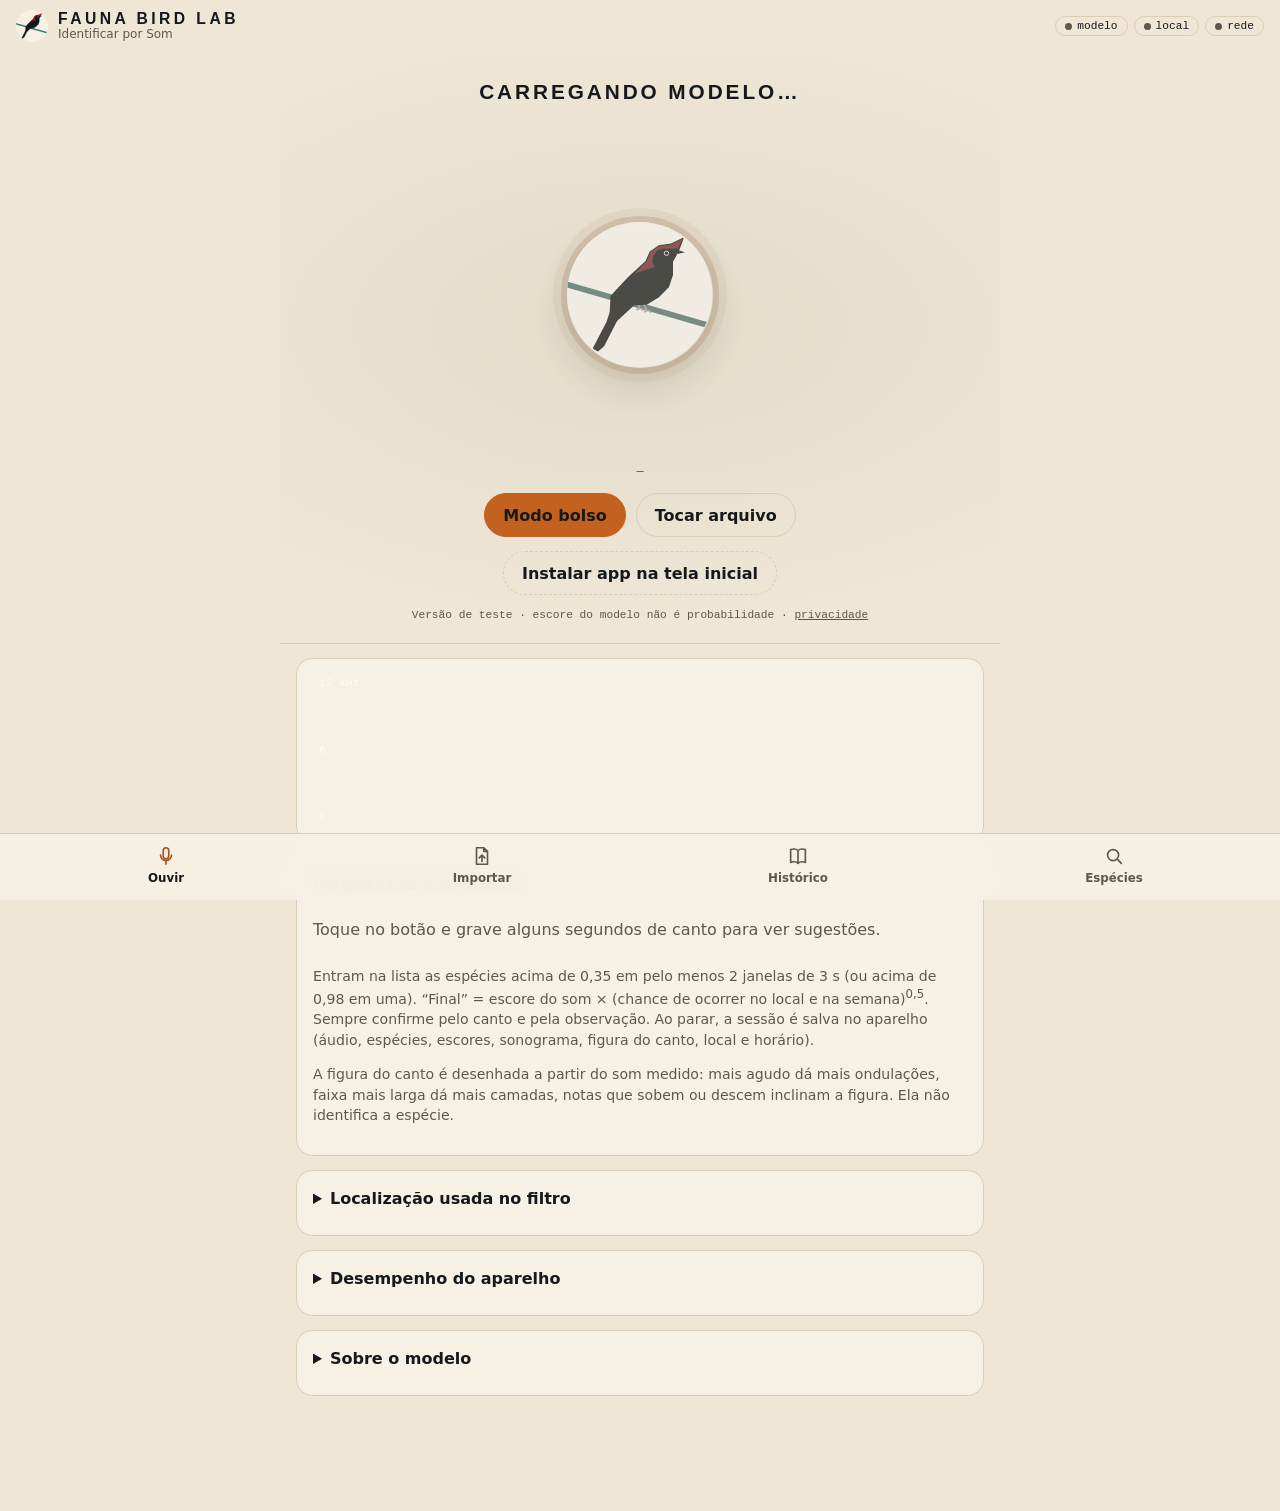
<file: index.html>
<!doctype html>
<html lang="pt-BR"><head><meta charset="utf-8"><title>Fauna Bird Lab</title>
<meta http-equiv="refresh" content="0; url=app/"><link rel="canonical" href="app/"></head>
<body><p><a href="app/">Abrir o Fauna Bird Lab</a></p></body></html>
</file>
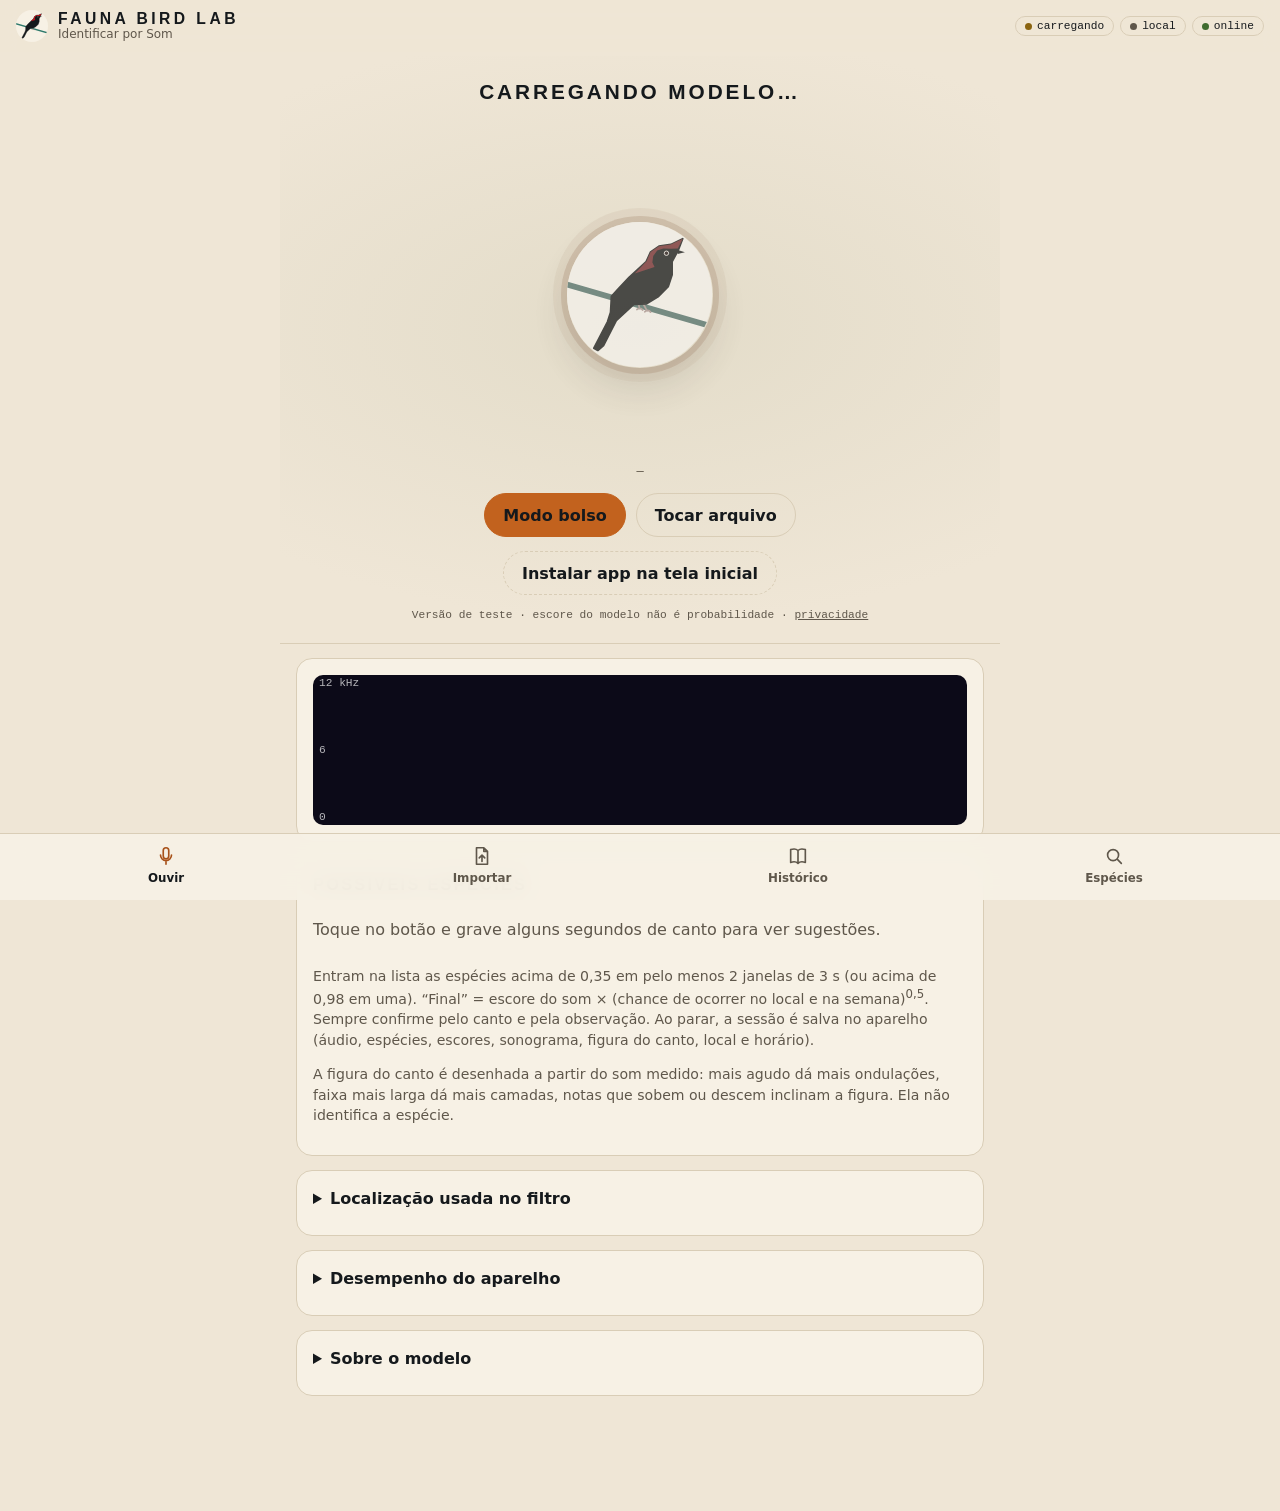
<file: app/index.html>
<!doctype html>
<html lang="pt-BR">
<head>
<meta charset="utf-8">
<meta name="viewport" content="width=device-width, initial-scale=1, viewport-fit=cover">
<meta name="theme-color" content="#15191C" media="(prefers-color-scheme: dark)">
<meta name="theme-color" content="#EFE6D6" media="(prefers-color-scheme: light)">
<title>Fauna Bird Lab</title>
<link rel="manifest" href="manifest.webmanifest">
<link rel="icon" href="icone.svg" type="image/svg+xml">
<link rel="apple-touch-icon" href="icone-192.png">
<link rel="stylesheet" href="app.css">
</head>
<body>
<svg width="0" height="0" style="position:absolute" aria-hidden="true">
  <defs>
    <!-- símbolo oficial SYM-0001-B (soldadinho tirado da foto): disco, galho, ave; ver design/assets/approved -->
    <clipPath id="disco-marca"><circle cx="378" cy="360" r="330"/></clipPath>
    <symbol id="marca" viewBox="48 30 660 660"><circle cx="378" cy="360" r="330" style="fill: var(--disco)"/><path clip-path="url(#disco-marca)" d="M0 300 L760 520" style="stroke: var(--agua)" stroke-width="26" stroke-linecap="round"/><path d="M372 398 L378 424 M366 428 C372 420 386 420 392 430 M396 404 L412 434 M402 438 C408 430 422 430 428 440" fill="none" stroke="#C48E88" stroke-width="8" stroke-linecap="round"/><path d="M574 106 L553 160 L526 210 L526 270 L508 324 L462 370 L410 402 L352 404 L272 478 L214 592 L188 614 L170 604 L232 484 L246 440 L250 368 L284 330 L330 282 L408 210 L428 166 L466 140 L520 132 Z" style="fill: var(--ave); stroke: var(--ave)" stroke-width="8" stroke-linejoin="round"/><path d="M574 106 L552 150 L520 152 L486 150 L458 160 L440 184 L436 214 L446 234 L356 264 L410 208 L428 166 L466 140 L520 132 Z" style="fill: var(--topete)"/><path d="M552 157 L584 168 L551 175Z" style="fill: var(--ave)"/><circle cx="500" cy="172" r="10" fill="#2A1010" style="stroke: var(--disco)" stroke-width="4"/></symbol>
    <symbol id="i-ouvir" viewBox="0 0 24 24"><path d="M12 3a3 3 0 0 0-3 3v6a3 3 0 0 0 6 0V6a3 3 0 0 0-3-3zM6 11a6 6 0 0 0 12 0M12 17v4" fill="none" stroke="currentColor" stroke-width="1.8" stroke-linecap="round"/></symbol>
    <symbol id="i-arq" viewBox="0 0 24 24"><path d="M6 3h8l4 4v14H6zM14 3v4h4M9 14l3-3 3 3M12 11v7" fill="none" stroke="currentColor" stroke-width="1.8" stroke-linecap="round" stroke-linejoin="round"/></symbol>
    <symbol id="i-livro" viewBox="0 0 24 24"><path d="M4 5c3-1 6-1 8 1 2-2 5-2 8-1v14c-3-1-6-1-8 1-2-2-5-2-8-1zM12 6v14" fill="none" stroke="currentColor" stroke-width="1.8" stroke-linejoin="round"/></symbol>
    <symbol id="i-busca" viewBox="0 0 24 24"><circle cx="11" cy="11" r="6" fill="none" stroke="currentColor" stroke-width="1.8"/><path d="M16 16l4 4" stroke="currentColor" stroke-width="1.8" stroke-linecap="round"/></symbol>
  </defs>
</svg>

<header class="topo">
  <svg class="simbolo" aria-hidden="true"><use href="#marca"/></svg>
  <div class="nome">Fauna Bird Lab<small id="subtitulo">Identificar por Som</small></div>
  <div class="chips">
    <span class="chip" id="chip-modelo"><i></i>modelo</span>
    <span class="chip" id="chip-local"><i></i>local</span>
    <span class="chip" id="chip-rede"><i></i>rede</span>
  </div>
</header>

<main>
  <!-- ============ OUVIR ============ -->
  <div class="aba" id="aba-som">
    <section class="ouvir">
      <p class="chamada" id="chamada">Carregando modelo…</p>
      <p class="palpite" id="palpite" aria-live="polite"></p>
      <div class="orbe" id="orbe">
        <canvas id="figura" aria-hidden="true"></canvas>
        <span class="anel-o"></span><span class="anel-o"></span><span class="anel-o"></span>
        <button class="bt-ouvir" id="btn-gravar" disabled aria-label="Carregando modelo…">
          <svg class="ic-marca" aria-hidden="true"><use href="#marca"/></svg>
          <span class="ic-parar" aria-hidden="true"></span>
        </button>
      </div>
      <div class="aviso-mudo" id="aviso-mudo" role="alert" hidden>
        <b>Microfone mudo há <span id="aviso-mudo-s">0</span> s</b>
        <span>Outro app pode estar usando o microfone (ex.: Merlin) ou o Bird Lab saiu da tela. Feche o outro app e volte para cá.</span>
      </div>
      <p class="estado mono" id="estado">—</p>
      <p class="salvo" id="salvo" hidden></p>
      <div class="controles centro">
        <button class="btn primario" id="btn-bolso" hidden>Modo bolso</button>
        <label class="btn" id="btn-arquivo">Tocar arquivo<input type="file" id="arquivo" accept="audio/*,video/*" hidden></label>
      </div>
      <button class="btn instalar" id="btn-instalar" hidden>Instalar app na tela inicial</button>
      <p class="aviso-exp">Versão de teste · escore do modelo não é probabilidade · <a href="privacidade.html">privacidade</a></p>
    </section>

    <section class="cartao">
      <div class="espectro">
        <canvas id="espectro" aria-label="Espectrograma ao vivo, 0 a 12 kHz"></canvas>
        <div class="eixo"><span>12 kHz</span><span>6</span><span>0</span></div>
      </div>
    </section>

    <section class="cartao">
      <h2>Possíveis espécies</h2>
      <ol class="lista" id="lista"><li class="vazio">Toque no botão e grave alguns segundos de canto para ver sugestões.</li></ol>
      <p class="suave">Entram na lista as espécies acima de 0,35 em pelo menos 2 janelas de 3 s (ou acima de 0,98 em uma).
        “Final” = escore do som × (chance de ocorrer no local e na semana)<sup>0,5</sup>. Sempre confirme pelo canto e pela observação.
        Ao parar, a sessão é salva no aparelho (áudio, espécies, escores, sonograma, figura do canto, local e horário).</p>
      <p class="suave">A figura do canto é desenhada a partir do som medido: mais agudo dá mais ondulações, faixa mais larga dá mais camadas,
        notas que sobem ou descem inclinam a figura. Ela não identifica a espécie.</p>
    </section>
  </div>

  <!-- ============ IMPORTAR ============ -->
  <div class="aba" id="aba-importar" hidden>
    <section class="cartao">
      <h2>Importar gravações</h2>
      <p class="suave">MP3, WAV, M4A, FLAC (e outros que o navegador abrir). Cada arquivo é convertido para 32 kHz mono,
        analisado em janelas de 3 s (passo 1 s) e salvo no histórico. Se o nome do arquivo tiver o nome científico
        (ex.: <span class="mono">Pitangus_sulphuratus_XC248804.mp3</span>) ou o nome popular, ele vira o <b>rótulo provisório</b>
        e entra no cálculo de TOP-1/3/5.</p>
      <div class="controles">
        <label class="btn primario grande">Escolher arquivos<input type="file" id="importar" accept="audio/*,.mp3,.wav,.m4a,.flac,.ogg,.opus" multiple hidden></label>
      </div>
      <p class="estado mono" id="estado-importar">—</p>
    </section>
    <section class="cartao" id="relatorio" hidden>
      <h2>Relatório</h2>
      <div id="metricas"></div>
      <div class="tabela"><table id="tabela-relatorio"></table></div>
      <div class="controles">
        <button class="btn" id="btn-csv">Baixar CSV</button>
        <button class="btn" id="btn-json">Baixar JSON</button>
        <button class="btn" id="btn-relatorio-todos">Somar todos os importados</button>
      </div>
    </section>
  </div>

  <!-- ============ HISTÓRICO ============ -->
  <div class="aba" id="aba-historico" hidden>
    <section class="cartao" id="detalhe" hidden></section>
    <section class="cartao">
      <h2>Sessões salvas</h2>
      <p class="suave" id="espaco">—</p>
      <button class="btn" id="btn-planilha">Exportar para a planilha Merlin × Bird Lab (CSV)</button>
      <button class="btn" id="btn-repetidas">Procurar gravações repetidas</button>
      <p class="suave" id="estado-repetidas"></p>
      <ol class="historico" id="historico"></ol>
    </section>
  </div>

  <!-- ============ ESPÉCIES ============ -->
  <div class="aba" id="aba-especies" hidden>
    <section class="cartao">
      <h2>Espécies</h2>
      <input id="busca-especie" class="busca" type="search" placeholder="nome popular ou científico (ex.: bem-te-vi)" autocomplete="off">
      <ul class="resultados" id="resultados-busca"></ul>
      <p class="suave">Fotos e sons de fontes abertas (iNaturalist e Wikimedia Commons), sempre com autor e licença.
        As fichas abertas com internet ficam guardadas para usar sem sinal. WikiAves e xeno-canto abrem no site deles.</p>
    </section>
    <section class="cartao" id="ficha-especie" hidden></section>
  </div>

  <details class="cartao">
    <summary>Localização usada no filtro</summary>
    <p id="local-texto" class="suave">—</p>
    <div class="linha">
      <label>Latitude <input id="lat" inputmode="decimal" placeholder="-16.68"></label>
      <label>Longitude <input id="lon" inputmode="decimal" placeholder="-49.25"></label>
    </div>
    <div class="linha">
      <button class="btn" id="btn-gps">Usar GPS</button>
      <button class="btn" id="btn-manual">Usar estes valores</button>
      <button class="btn" id="btn-sem-local">Sem filtro de local</button>
    </div>
  </details>

  <details class="cartao" id="cartao-desempenho">
    <summary>Desempenho do aparelho</summary>
    <p class="suave">Mede quanto tempo o modelo leva por janela de 3 s neste aparelho (ao vivo e importando), a memória e o espaço usados.
      Usa som sintético: mede velocidade, não acerto. Leva cerca de 1 minuto; deixe a tela ligada.</p>
    <div class="controles">
      <button class="btn primario" id="btn-medir">Medir agora</button>
      <button class="btn" id="btn-medir-copiar" hidden>Copiar resultado</button>
      <button class="btn" id="btn-medir-baixar" hidden>Baixar JSON</button>
    </div>
    <p class="estado mono" id="estado-medir">—</p>
    <div class="tabela"><table id="tabela-medir"></table></div>
  </details>

  <details class="cartao">
    <summary>Sobre o modelo</summary>
    <p class="suave">BirdNET+ V3.0-preview3.1 (9.789 espécies) e Geomodelo V3.0.4 · K. Lisa Yang Center for Conservation
      Bioacoustics (Cornell) e Chemnitz University of Technology · pesos sob Apache-2.0, distribuídos no
      <a href="https://github.com/birdnet-team/birdnet-live-app">birdnet-live-app</a>. Nomes em português da taxonomia do mesmo projeto.
      Roda no aparelho com ONNX Runtime Web (MIT); nenhum som sai do celular sem você mandar.</p>
    <p class="suave">Fauna Bird Lab · versão de teste <span id="versao-app"></span> · <a href="privacidade.html">Aviso de privacidade</a> · <a href="diagnostico.html">Diagnóstico do aparelho</a> ·
      <a href="creditos.html">Créditos e licenças</a> · contato: agrofort.projetos@gmail.com</p>
  </details>
</main>

<div class="bolso" id="bolso" role="dialog" aria-label="Modo bolso: segure o dedo na tela por 2 segundos para voltar" hidden>
  <div class="bolso-in" id="bolso-in">
    <p>Ouvindo · <span id="bolso-tempo">0:00</span></p>
    <p class="bolso-mudo" id="bolso-mudo" hidden>microfone mudo</p>
    <p class="bolso-dica">Segure o dedo na tela por 2 s para voltar</p>
    <div class="bolso-barra"><i></i></div>
  </div>
</div>

<div class="faixa-versao" id="faixa-versao" role="status" hidden>
  <span>Versão nova pronta. Entra quando você terminar.</span>
  <button class="btn primario" id="btn-atualizar">Atualizar agora</button>
</div>

<nav class="abas" role="tablist">
  <button role="tab" data-aba="som" aria-selected="true"><svg aria-hidden="true"><use href="#i-ouvir"/></svg>Ouvir</button>
  <button role="tab" data-aba="importar" aria-selected="false"><svg aria-hidden="true"><use href="#i-arq"/></svg>Importar</button>
  <button role="tab" data-aba="historico" aria-selected="false"><svg aria-hidden="true"><use href="#i-livro"/></svg>Histórico</button>
  <button role="tab" data-aba="especies" aria-selected="false"><svg aria-hidden="true"><use href="#i-busca"/></svg>Espécies</button>
</nav>
<dialog id="envio-pesquisa" class="dialogo"></dialog>
<script type="module" src="app.js"></script>
</body>
</html>
</file>
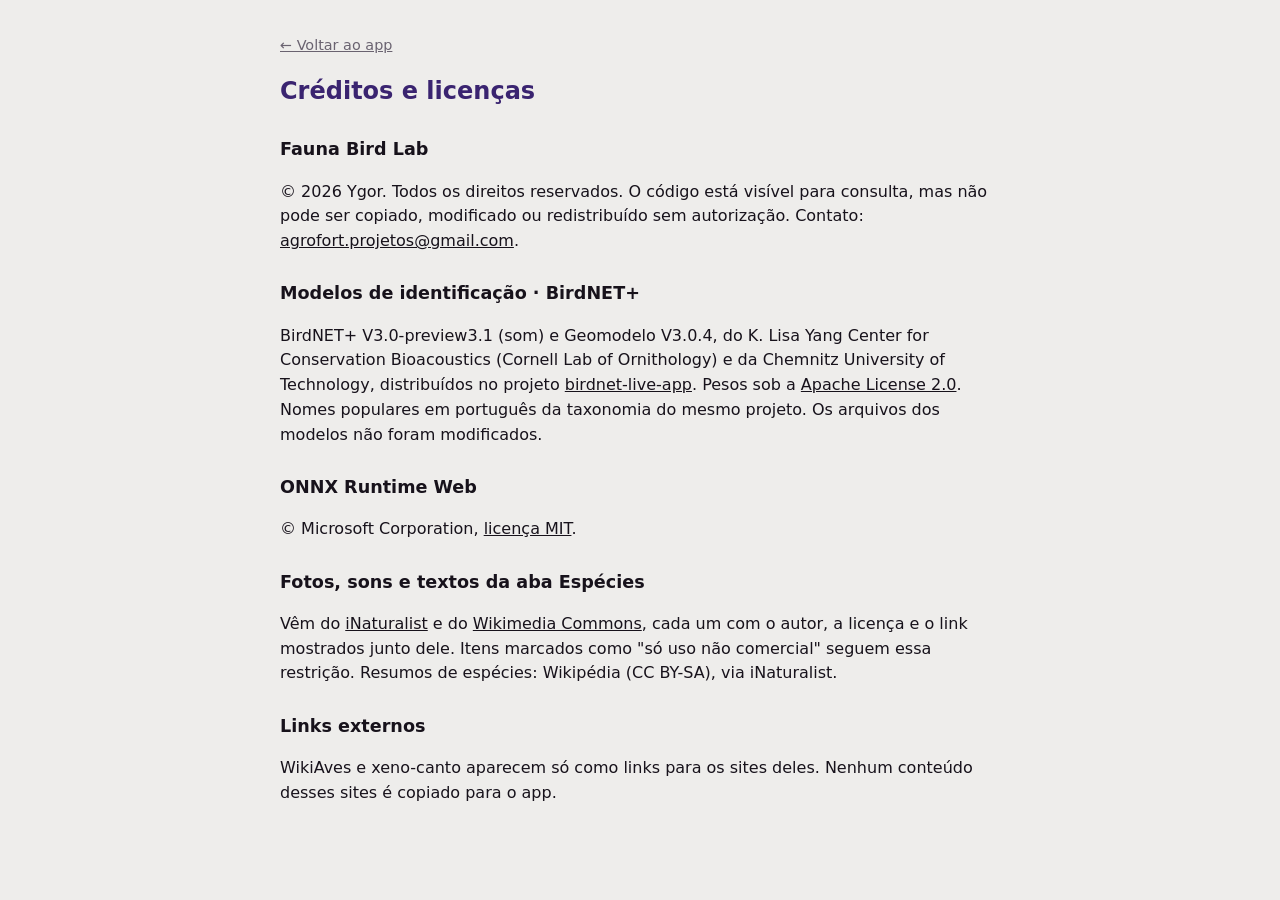
<file: app/creditos.html>
<!doctype html>
<html lang="pt-BR">
<head>
<meta charset="utf-8">
<meta name="viewport" content="width=device-width, initial-scale=1">
<title>Créditos e licenças · Fauna Bird Lab</title>
<link rel="icon" href="icone.svg" type="image/svg+xml">
<style>
  :root { --fundo: #04060A; --texto: #E4ECF5; --suave: #8494AA; --titulo: #4FD2F2; }
  @media (prefers-color-scheme: light) { :root { --fundo: #EEEDEB; --texto: #17121B; --suave: #6A6370; --titulo: #3A2470; } }
  body { margin: 0; background: var(--fundo); color: var(--texto); font: 16px/1.55 system-ui, "Segoe UI", sans-serif; }
  main { max-width: 720px; margin: 0 auto; padding: 20px 16px 48px; }
  h1 { font-size: 1.5rem; color: var(--titulo); }
  h2 { font-size: 1.1rem; margin-top: 1.5em; }
  .suave { color: var(--suave); font-size: .9rem; }
  a { color: inherit; }
</style>
</head>
<body>
<main>
<p class="suave"><a href="./">← Voltar ao app</a></p>
<h1>Créditos e licenças</h1>

<h2>Fauna Bird Lab</h2>
<p>© 2026 Ygor. Todos os direitos reservados. O código está visível para consulta, mas não pode ser copiado, modificado ou
redistribuído sem autorização. Contato: <a href="mailto:agrofort.projetos@gmail.com">agrofort.projetos@gmail.com</a>.</p>

<h2>Modelos de identificação · BirdNET+</h2>
<p>BirdNET+ V3.0-preview3.1 (som) e Geomodelo V3.0.4, do K. Lisa Yang Center for Conservation Bioacoustics (Cornell Lab of Ornithology)
e da Chemnitz University of Technology, distribuídos no projeto <a href="https://github.com/birdnet-team/birdnet-live-app">birdnet-live-app</a>.
Pesos sob a <a href="../modelos/birdnet-plus-v3/MODEL_LICENSE">Apache License 2.0</a>. Nomes populares em português da taxonomia do mesmo projeto.
Os arquivos dos modelos não foram modificados.</p>

<h2>ONNX Runtime Web</h2>
<p>© Microsoft Corporation, <a href="../vendor/onnxruntime-web-1.30.0/LICENSE">licença MIT</a>.</p>

<h2>Fotos, sons e textos da aba Espécies</h2>
<p>Vêm do <a href="https://www.inaturalist.org">iNaturalist</a> e do <a href="https://commons.wikimedia.org">Wikimedia Commons</a>, cada um
com o autor, a licença e o link mostrados junto dele. Itens marcados como "só uso não comercial" seguem essa restrição.
Resumos de espécies: Wikipédia (CC BY-SA), via iNaturalist.</p>

<h2>Links externos</h2>
<p>WikiAves e xeno-canto aparecem só como links para os sites deles. Nenhum conteúdo desses sites é copiado para o app.</p>
</main>
</body>
</html>
</file>
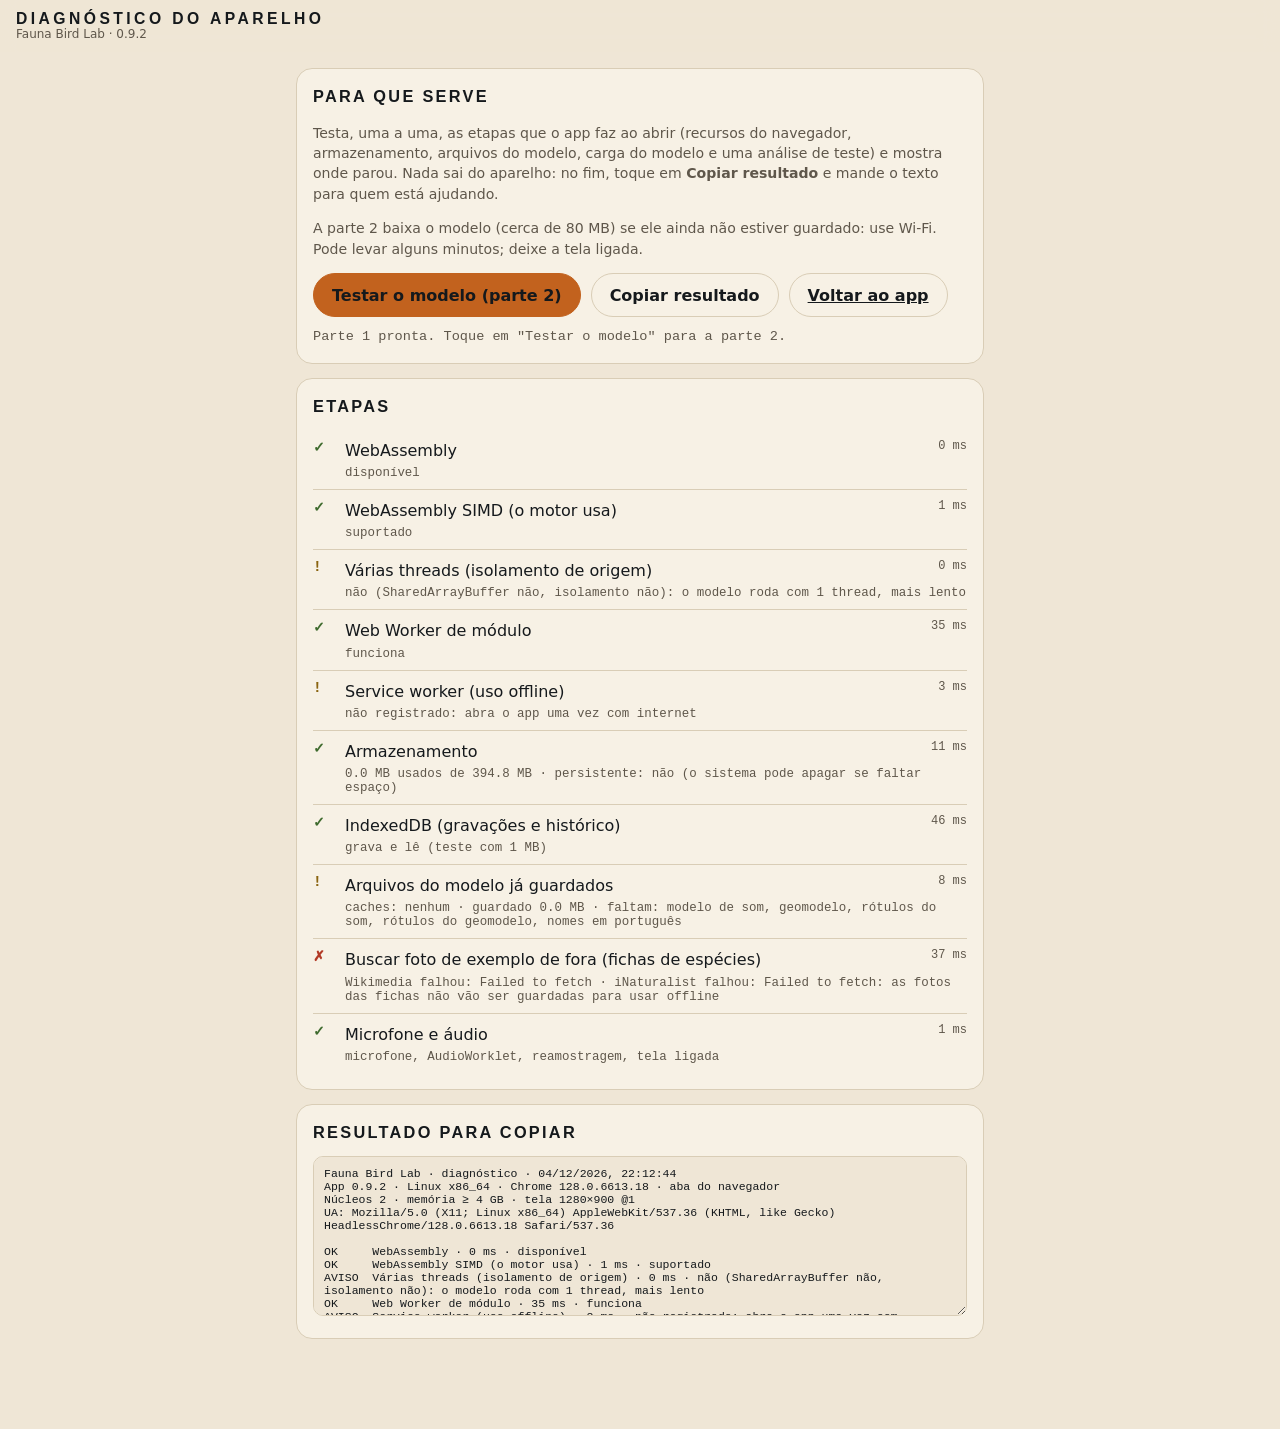
<file: app/diagnostico.html>
<!doctype html>
<html lang="pt-BR">
<head>
<meta charset="utf-8">
<meta name="viewport" content="width=device-width, initial-scale=1, viewport-fit=cover">
<title>Diagnóstico · Fauna Bird Lab</title>
<link rel="stylesheet" href="app.css">
<style>
  main { padding-top: 16px; }
  .passos { list-style: none; margin: 0; padding: 0; }
  .passos li { display: grid; grid-template-columns: 22px minmax(0, 1fr) auto; gap: 4px 10px; padding: 9px 0; border-top: 1px solid var(--borda); }
  .passos li:first-child { border-top: 0; }
  .passos .st { font: 700 .9rem var(--f-mono); }
  .passos .ok .st { color: var(--ok); } .passos .falhou .st { color: var(--iris); } .passos .aviso .st { color: var(--aviso); }
  .passos .rodando .st { color: var(--vivo); }
  .passos .ms { font: .75rem var(--f-mono); color: var(--suave); white-space: nowrap; }
  .passos .det { grid-column: 2 / -1; font: .78rem var(--f-mono); color: var(--suave); overflow-wrap: anywhere; }
  #relatorio { width: 100%; min-height: 160px; font: .72rem var(--f-mono); background: var(--fundo); color: var(--texto);
    border: 1px solid var(--borda); border-radius: 10px; padding: 10px; }
  body { padding-bottom: 24px; }
</style>
</head>
<body>
<header class="topo">
  <div class="nome">Diagnóstico do aparelho<small>Fauna Bird Lab · <span id="versao">—</span></small></div>
</header>
<main>
  <section class="cartao">
    <h2>Para que serve</h2>
    <p class="suave">Testa, uma a uma, as etapas que o app faz ao abrir (recursos do navegador, armazenamento, arquivos do modelo,
      carga do modelo e uma análise de teste) e mostra onde parou. Nada sai do aparelho: no fim, toque em <b>Copiar resultado</b>
      e mande o texto para quem está ajudando.</p>
    <p class="suave">A parte 2 baixa o modelo (cerca de 80 MB) se ele ainda não estiver guardado: use Wi-Fi.
      Pode levar alguns minutos; deixe a tela ligada.</p>
    <div class="controles">
      <button class="btn primario" id="btn-completo">Testar o modelo (parte 2)</button>
      <button class="btn" id="btn-copiar">Copiar resultado</button>
      <a class="btn" href="./">Voltar ao app</a>
    </div>
    <p class="estado mono" id="estado">Parte 1 rodando…</p>
  </section>
  <section class="cartao">
    <h2>Etapas</h2>
    <ol class="passos" id="passos"></ol>
  </section>
  <section class="cartao">
    <h2>Resultado para copiar</h2>
    <textarea id="relatorio" readonly></textarea>
  </section>
</main>
<script type="module" src="diagnostico.js"></script>
</body>
</html>
</file>
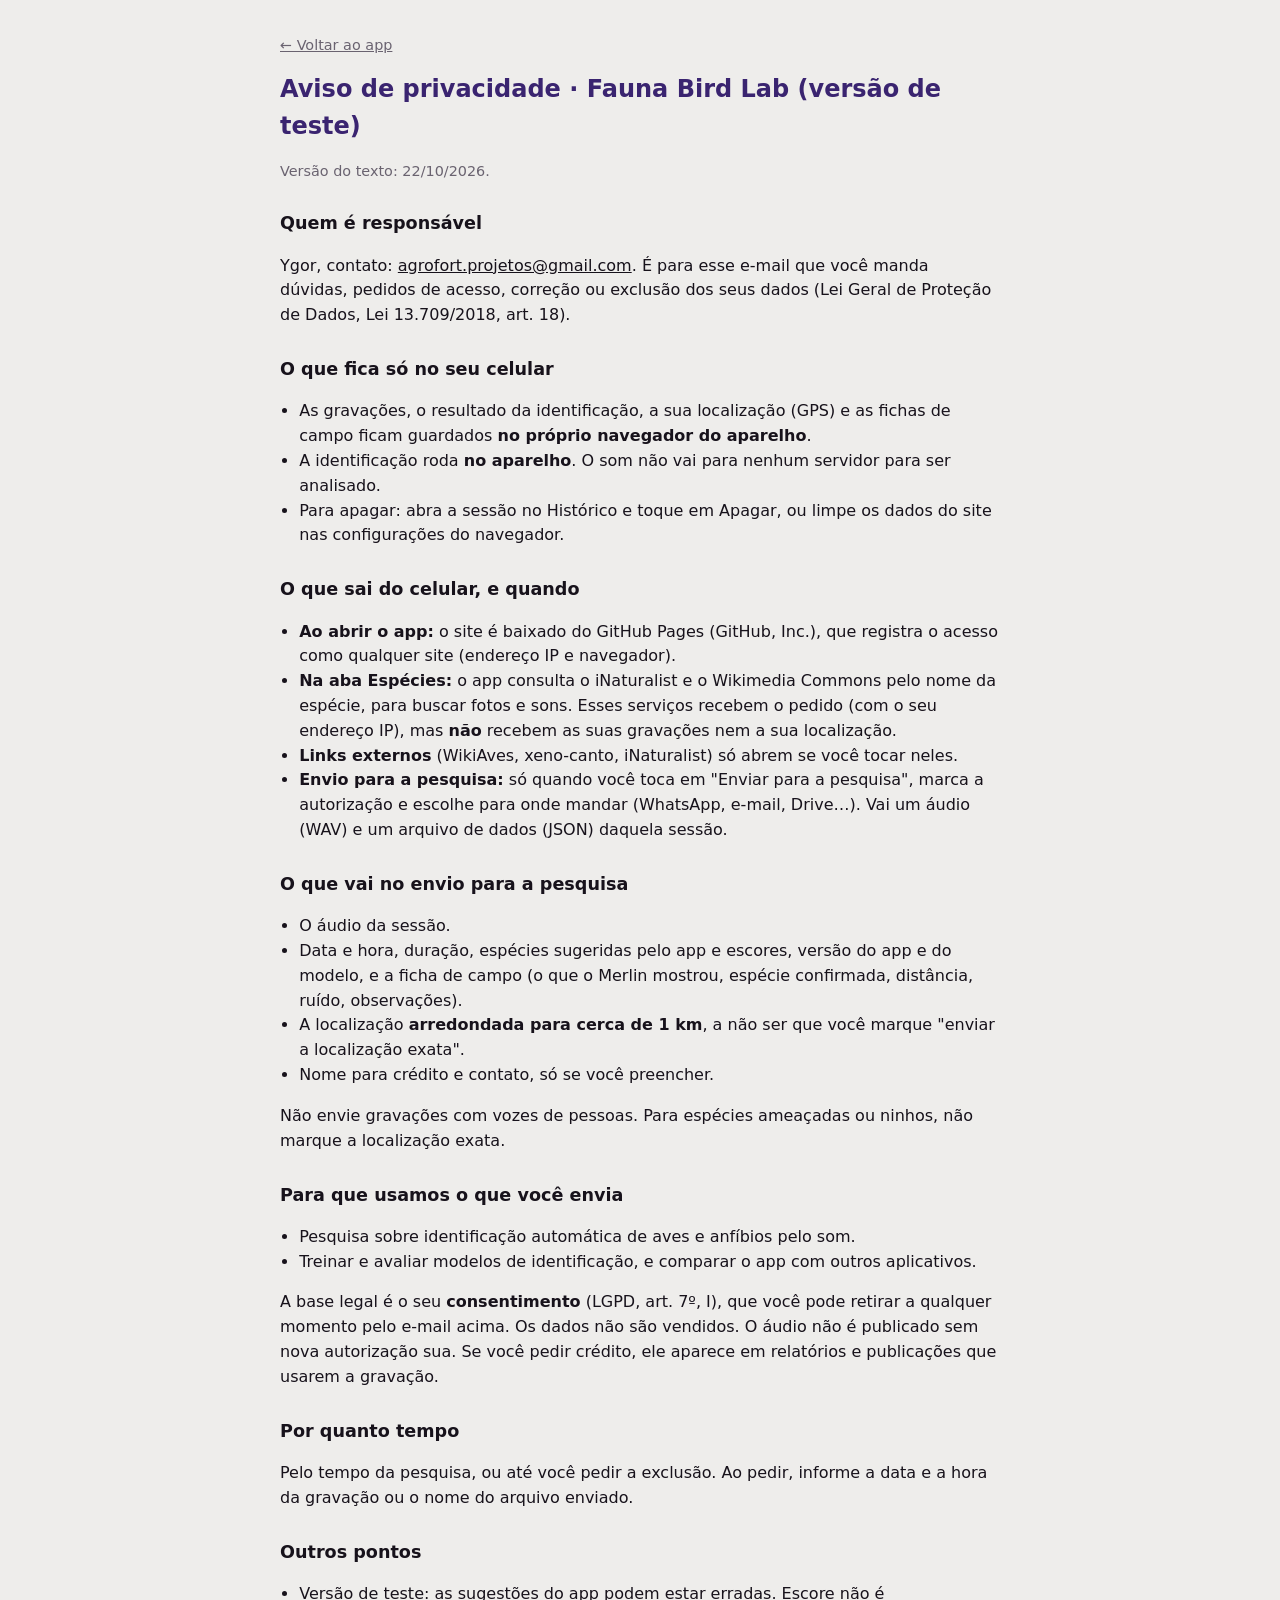
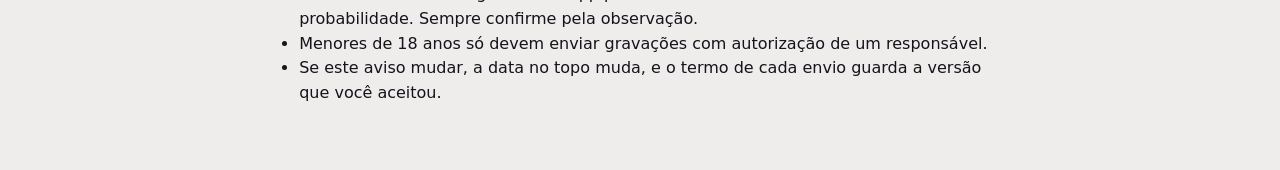
<file: app/privacidade.html>
<!doctype html>
<html lang="pt-BR">
<head>
<meta charset="utf-8">
<meta name="viewport" content="width=device-width, initial-scale=1">
<title>Aviso de privacidade · Fauna Bird Lab</title>
<link rel="icon" href="icone.svg" type="image/svg+xml">
<style>
  :root { --fundo: #04060A; --texto: #E4ECF5; --suave: #8494AA; --titulo: #4FD2F2; }
  @media (prefers-color-scheme: light) { :root { --fundo: #EEEDEB; --texto: #17121B; --suave: #6A6370; --titulo: #3A2470; } }
  body { margin: 0; background: var(--fundo); color: var(--texto); font: 16px/1.55 system-ui, "Segoe UI", sans-serif; }
  main { max-width: 720px; margin: 0 auto; padding: 20px 16px 48px; }
  h1 { font-size: 1.5rem; color: var(--titulo); margin: .2em 0 .6em; }
  h2 { font-size: 1.1rem; margin: 1.6em 0 .4em; }
  .suave { color: var(--suave); font-size: .9rem; }
  a { color: inherit; }
  ul { padding-left: 1.2em; }
</style>
</head>
<body>
<main>
<p class="suave"><a href="./">← Voltar ao app</a></p>
<h1>Aviso de privacidade · Fauna Bird Lab (versão de teste)</h1>
<p class="suave">Versão do texto: 22/10/2026.</p>

<h2>Quem é responsável</h2>
<p>Ygor, contato: <a href="mailto:agrofort.projetos@gmail.com">agrofort.projetos@gmail.com</a>. É para esse e-mail que você manda dúvidas,
pedidos de acesso, correção ou exclusão dos seus dados (Lei Geral de Proteção de Dados, Lei 13.709/2018, art. 18).</p>

<h2>O que fica só no seu celular</h2>
<ul>
  <li>As gravações, o resultado da identificação, a sua localização (GPS) e as fichas de campo ficam guardados <b>no próprio navegador do aparelho</b>.</li>
  <li>A identificação roda <b>no aparelho</b>. O som não vai para nenhum servidor para ser analisado.</li>
  <li>Para apagar: abra a sessão no Histórico e toque em Apagar, ou limpe os dados do site nas configurações do navegador.</li>
</ul>

<h2>O que sai do celular, e quando</h2>
<ul>
  <li><b>Ao abrir o app:</b> o site é baixado do GitHub Pages (GitHub, Inc.), que registra o acesso como qualquer site (endereço IP e navegador).</li>
  <li><b>Na aba Espécies:</b> o app consulta o iNaturalist e o Wikimedia Commons pelo nome da espécie, para buscar fotos e sons. Esses serviços
    recebem o pedido (com o seu endereço IP), mas <b>não</b> recebem as suas gravações nem a sua localização.</li>
  <li><b>Links externos</b> (WikiAves, xeno-canto, iNaturalist) só abrem se você tocar neles.</li>
  <li><b>Envio para a pesquisa:</b> só quando você toca em "Enviar para a pesquisa", marca a autorização e escolhe para onde mandar
    (WhatsApp, e-mail, Drive…). Vai um áudio (WAV) e um arquivo de dados (JSON) daquela sessão.</li>
</ul>

<h2>O que vai no envio para a pesquisa</h2>
<ul>
  <li>O áudio da sessão.</li>
  <li>Data e hora, duração, espécies sugeridas pelo app e escores, versão do app e do modelo, e a ficha de campo (o que o Merlin mostrou, espécie confirmada, distância, ruído, observações).</li>
  <li>A localização <b>arredondada para cerca de 1 km</b>, a não ser que você marque "enviar a localização exata".</li>
  <li>Nome para crédito e contato, só se você preencher.</li>
</ul>
<p>Não envie gravações com vozes de pessoas. Para espécies ameaçadas ou ninhos, não marque a localização exata.</p>

<h2>Para que usamos o que você envia</h2>
<ul>
  <li>Pesquisa sobre identificação automática de aves e anfíbios pelo som.</li>
  <li>Treinar e avaliar modelos de identificação, e comparar o app com outros aplicativos.</li>
</ul>
<p>A base legal é o seu <b>consentimento</b> (LGPD, art. 7º, I), que você pode retirar a qualquer momento pelo e-mail acima. Os dados não são vendidos.
O áudio não é publicado sem nova autorização sua. Se você pedir crédito, ele aparece em relatórios e publicações que usarem a gravação.</p>

<h2>Por quanto tempo</h2>
<p>Pelo tempo da pesquisa, ou até você pedir a exclusão. Ao pedir, informe a data e a hora da gravação ou o nome do arquivo enviado.</p>

<h2>Outros pontos</h2>
<ul>
  <li>Versão de teste: as sugestões do app podem estar erradas. Escore não é probabilidade. Sempre confirme pela observação.</li>
  <li>Menores de 18 anos só devem enviar gravações com autorização de um responsável.</li>
  <li>Se este aviso mudar, a data no topo muda, e o termo de cada envio guarda a versão que você aceitou.</li>
</ul>
</main>
</body>
</html>
</file>
<file: app/app.css>
/* Fauna Bird Lab 0.9 · identidade Raízes do canto v2 (aprovada em 22/10/2026).
   Livro: design/raizes-v2 · símbolo oficial SYM-0001-B (soldadinho tirado da foto) em design/assets/approved.
   Escuro (padrão) = noite de campo, tinta creme. Claro = papel creme, tinta noite.
   Regras: carmim (--especie) só na ave; polpa (--pri, a renomear para --acao) só em gravar e achado;
   folha (--ok) só para confirmado. Títulos em caixa alta espaçada (Josefin Sans), texto Work Sans, dados DM Mono.
   O app roda offline e ainda não embute as fontes: aparecem as reservas do sistema. */
:root {
  --fundo: #15191C; --cartao: #1C2226; --cartao2: #222A2F; --borda: #2C3338; --texto: #EFE6D6; --suave: #A9A091;
  --pri: #E07A2F; --pri2: #B85F20; --vivo: #E8914E; --sobre-pri: #15191C;
  --ok: #8DB066; --aviso: #E0B44C; --iris: #F0705A;
  --p1: #4E9A8A; --p2: #8DB066; --p3: #EFE6D6; --modo: escuro;
  --halo-a: #1A2624; --halo-b: #15191C; --sombra: rgba(0,0,0,.55);
  --agua: #4E9A8A; --especie: #D7141A; --disco: #EFE6D6; --ave: #15191C; --topete: #D7141A;
  --mata: #4E9A8A; --folha: #8DB066; --galho: #A9A091;
  --raio: 16px;
  --f-titulo: "Josefin Sans", "Century Gothic", "Futura", "Avenir Next", "Segoe UI", sans-serif;
  --f-texto: "Work Sans", system-ui, "Segoe UI", Roboto, sans-serif;
  --f-mono: "DM Mono", ui-monospace, "Cascadia Mono", "Roboto Mono", Consolas, monospace;
  color-scheme: dark;
}
@media (prefers-color-scheme: light) {
  :root {
    --fundo: #EFE6D6; --cartao: #F7F1E5; --cartao2: #E9DFCC; --borda: #D9CDB6; --texto: #15191C; --suave: #5F574B;
    --pri: #C2621E; --pri2: #8E4514; --vivo: #A8521A; --sobre-pri: #15191C;
    --ok: #3F6B2E; --aviso: #8A6410; --iris: #B23A26;
    --p1: #2F7A6C; --p2: #3F6B2E; --p3: #15191C; --modo: claro;
    --halo-a: #E3DCC9; --halo-b: #EFE6D6; --sombra: rgba(30,25,15,.16);
    --agua: #2F7A6C; --especie: #C8141C; --disco: #F7F1E5; --ave: #15191C; --topete: #C8141C;
    --mata: #2F7A6C; --folha: #3F6B2E; --galho: #5F574B;
    color-scheme: light;
  }
}
* { box-sizing: border-box; }
body { margin: 0; background: var(--fundo); color: var(--texto); font: 16px/1.45 var(--f-texto);
  padding-bottom: calc(76px + env(safe-area-inset-bottom, 0px)); }
button, input, select, textarea { font: inherit; color: inherit; }
:focus-visible { outline: 3px solid var(--vivo); outline-offset: 2px; }
.mono { font-family: var(--f-mono); font-size: .85em; }
h2 { font-family: var(--f-titulo); font-size: 1.02rem; font-weight: 700; letter-spacing: .14em; text-transform: uppercase; margin: 0 0 .7em; }
a { color: var(--vivo); }

/* topo */
header.topo { display: flex; align-items: center; gap: 10px; padding: calc(10px + env(safe-area-inset-top, 0px)) 16px 10px;
  background: color-mix(in srgb, var(--fundo) 86%, transparent); backdrop-filter: blur(10px); position: sticky; top: 0; z-index: 5; }
header.topo .simbolo { width: 32px; height: 32px; flex: none; }
header.topo .nome { font-family: var(--f-titulo); font-weight: 700; font-size: .98rem; letter-spacing: .22em; text-transform: uppercase; line-height: 1.15; white-space: nowrap; }
header.topo .nome small { letter-spacing: 0; text-transform: none; }
header.topo .nome small { display: block; font-family: var(--f-texto); font-weight: 400; font-size: .75rem; color: var(--suave); }
.chips { margin-left: auto; display: flex; gap: 6px; flex-wrap: wrap; justify-content: flex-end; }
.chip { font: .7rem var(--f-mono); display: inline-flex; align-items: center; gap: 5px; padding: 3px 9px; border-radius: 99px;
  border: 1px solid var(--borda); color: var(--texto); }
.chip i { width: 7px; height: 7px; border-radius: 50%; background: var(--suave); }
.chip.ok i { background: var(--ok); } .chip.aviso i { background: var(--aviso); } .chip.erro i { background: var(--iris); }

main { max-width: 720px; margin: 0 auto; padding: 4px 16px 24px; }
.cartao { background: var(--cartao); border: 1px solid var(--borda); border-radius: var(--raio); padding: 16px; margin-bottom: 14px; }
summary { cursor: pointer; font-weight: 600; min-height: 32px; }
.suave { color: var(--suave); font-size: .88rem; }

/* ===== tela Ouvir ===== */
.ouvir { display: flex; flex-direction: column; align-items: center; gap: 4px; padding: 18px 0 22px; margin: 0 -16px 14px;
  background: radial-gradient(110% 70% at 50% 46%, var(--halo-a), var(--halo-b) 72%);
  border-bottom: 1px solid var(--borda); }
.chamada { font: 700 1.3rem/1.2 var(--f-titulo); letter-spacing: .14em; text-transform: uppercase; text-align: center; margin: 6px 16px 0; text-wrap: balance; }
.palpite { font: .82rem var(--f-mono); color: var(--vivo); min-height: 1.3em; margin: 0 16px; text-align: center; }
.orbe { position: relative; width: min(330px, 92vw); aspect-ratio: 1; display: flex; align-items: center; justify-content: center; }
.orbe canvas { position: absolute; inset: -6%; width: 112%; height: 112%; pointer-events: none; }
.bt-ouvir { position: relative; width: 44%; aspect-ratio: 1; border-radius: 50%; border: 0; cursor: pointer;
  background: transparent; color: #15191C; --ave: #15191C; --topete: var(--especie);
  display: flex; align-items: center; justify-content: center;
  box-shadow: 0 0 0 6px color-mix(in srgb, var(--pri) 30%, transparent), 0 0 0 14px color-mix(in srgb, var(--pri) 10%, transparent),
    0 18px 40px var(--sombra);
  transition: transform .35s cubic-bezier(.3,.7,.2,1); -webkit-tap-highlight-color: transparent; }
.bt-ouvir:hover { transform: scale(1.04); }
.bt-ouvir:disabled { cursor: wait; filter: saturate(.4); opacity: .75; }
.bt-ouvir .ic-marca { position: absolute; inset: 0; width: 100%; height: 100%; }
.bt-ouvir .ic-parar { position: relative; }
.bt-ouvir .ic-parar { display: none; width: 28%; height: 28%; border-radius: 6px; background: currentColor; }
.bt-ouvir.parar .ic-marca { display: block; opacity: .25; }
.bt-ouvir.parar .ic-parar { display: block; }
.orbe.ouvindo .bt-ouvir { animation: pulsa 1.1s ease-in-out infinite; }
@keyframes pulsa { 50% { transform: scale(.94); } }
.anel-o { position: absolute; left: 28%; top: 28%; width: 44%; height: 44%; border-radius: 50%; border: 2px solid var(--pri);
  opacity: 0; pointer-events: none; }
.orbe.ouvindo .anel-o { animation: onda 2.2s ease-out infinite; }
.orbe.ouvindo .anel-o:nth-of-type(2) { animation-delay: .73s; }
.orbe.ouvindo .anel-o:nth-of-type(3) { animation-delay: 1.46s; }
@keyframes onda { 0% { opacity: .8; transform: scale(1); } 100% { opacity: 0; transform: scale(2.1); } }
.ouvir .estado { text-align: center; margin: 0 16px; font-size: .75rem; }
.ouvir .salvo { text-align: center; margin: 4px 16px 0; }
.controles.centro { justify-content: center; margin-top: 8px; }
.aviso-exp { font: .7rem var(--f-mono); color: var(--suave); margin: 10px 16px 0; text-align: center; }

.espectro { position: relative; height: 150px; border-radius: 10px; overflow: hidden; }
.espectro canvas { width: 100%; height: 100%; display: block; }
.eixo { position: absolute; top: 0; bottom: 0; left: 6px; display: flex; flex-direction: column; justify-content: space-between;
  font: .7rem var(--f-mono); color: rgba(255,255,255,.7); padding: 2px 0; pointer-events: none; }

.controles { display: flex; gap: 10px; margin-top: 12px; flex-wrap: wrap; }
.btn { border: 1.5px solid var(--borda); background: transparent; color: var(--texto); border-radius: 999px; padding: 9px 18px;
  font-weight: 600; cursor: pointer; min-height: 44px; display: inline-flex; align-items: center; justify-content: center; }
.btn:hover { border-color: var(--suave); }
.btn.primario { background: var(--pri); border-color: var(--pri); color: var(--sobre-pri); }
.btn.grande { flex: 1; font-size: 1.05rem; }
.btn.parar { background: var(--iris); border-color: var(--iris); }
.btn:disabled { opacity: .55; cursor: wait; }
.estado { margin: 10px 0 0; color: var(--suave); min-height: 1.3em; }

/* lista de espécies */
.lista { list-style: none; margin: 0; padding: 0; }
.lista li { display: grid; grid-template-columns: 1fr auto; gap: 2px 10px; padding: 10px 0; border-top: 1px solid var(--borda); }
.lista li:first-child { border-top: 0; }
.lista li:first-child:not(.vazio) .nome { font: 700 1.15rem/1.25 var(--f-titulo); letter-spacing: .1em; text-transform: uppercase; }
.lista li:first-child:not(.vazio) .escore { color: var(--vivo); }
.lista .vazio { display: block; color: var(--suave); }
.lista .nome { font-weight: 700; }
.lista .cient { font-style: italic; color: var(--suave); font-size: .9rem; grid-column: 1; }
.lista .escore { grid-row: 1 / span 2; grid-column: 2; text-align: right; font: 600 1.1rem var(--f-mono); font-variant-numeric: tabular-nums; }
.lista .barra { grid-column: 1 / -1; height: 6px; background: var(--borda); border-radius: 3px; overflow: hidden; }
.lista .barra b { display: block; height: 100%; background: linear-gradient(90deg, var(--p1), var(--p2)); border-radius: 3px; }
.lista .detalhe { grid-column: 1 / -1; font-size: .78rem; color: var(--suave); }
.lista .ativa .nome::after { content: "ouvindo agora"; margin-left: 8px; font: 600 .68rem var(--f-texto); color: var(--sobre-pri);
  background: var(--pri); padding: 1px 7px; border-radius: 99px; vertical-align: middle; }
.lista .fora .detalhe { color: var(--iris); }

.linha { display: flex; gap: 10px; flex-wrap: wrap; margin-top: 8px; }
.linha label { display: flex; flex-direction: column; font-size: .85rem; flex: 1; min-width: 130px; }
.linha input { padding: 8px; border: 1px solid var(--borda); border-radius: 10px; background: var(--fundo); }

/* abas: barra de ícones no rodapé */
.abas { position: fixed; left: 0; right: 0; bottom: 0; z-index: 6; display: flex;
  background: color-mix(in srgb, var(--cartao) 92%, transparent); backdrop-filter: blur(12px); border-top: 1px solid var(--borda);
  padding: 6px max(8px, env(safe-area-inset-right, 0px)) calc(8px + env(safe-area-inset-bottom, 0px)) max(8px, env(safe-area-inset-left, 0px)); }
.abas button { flex: 1; min-height: 52px; border: 0; background: none; cursor: pointer; color: var(--suave);
  display: flex; flex-direction: column; align-items: center; justify-content: center; gap: 3px; font-size: .74rem; font-weight: 600; }
.abas button svg { width: 22px; height: 22px; }
.abas { border-top-color: var(--borda); }
.abas button[aria-selected="true"] { color: var(--texto); }
.abas button[aria-selected="true"] svg { color: var(--vivo); }
.salvo { margin: 8px 0 0; font-size: .9rem; }

/* relatório */
.tabela { overflow-x: auto; margin: 10px 0; }
table { border-collapse: collapse; width: 100%; font-size: .85rem; }
th, td { border-bottom: 1px solid var(--borda); padding: 6px 8px; text-align: left; vertical-align: top; }
th { color: var(--suave); font-weight: 600; }
table.metricas { margin: 8px 0; }
.falha { color: var(--iris); }

/* histórico */
.historico { list-style: none; margin: 0; padding: 0; }
.historico li { border-top: 1px solid var(--borda); }
.historico li:first-child { border-top: 0; }
.historico .vazio { color: var(--suave); padding: 8px 0; }
.historico .item { width: 100%; text-align: left; background: none; border: 0; padding: 10px 0; cursor: pointer; display: grid; gap: 2px; min-height: 44px; }
.historico .item.com-figura { grid-template-columns: 56px minmax(0, 1fr); column-gap: 12px; }
.historico .item.com-figura > span { grid-column: 2; }
.historico .mini { grid-row: 1 / span 3; width: 56px; height: 56px; border-radius: 14px; background: var(--fundo); align-self: center; }
.historico .quando { font-size: .8rem; color: var(--suave); }
.historico .nome { font-weight: 700; }
.figura-sessao { background: var(--fundo); border-radius: 12px; margin-bottom: 10px; padding-bottom: 6px; }
.figura-sessao canvas { width: 100%; height: 220px; display: block; }
.figura-sessao p { margin: 0 12px; }
.sonograma { width: 100%; height: 140px; object-fit: fill; border: 1px solid var(--borda); border-radius: 10px; display: block; image-rendering: auto; }
#detalhe audio { width: 100%; margin: 10px 0; }

.btn.instalar { margin-top: 10px; border-style: dashed; }

/* ficha de campo */
.ficha { border-top: 1px solid var(--borda); margin-top: 12px; padding-top: 10px; display: grid; gap: 8px; }
.ficha h3 { font-family: var(--f-titulo); font-weight: 700; letter-spacing: .12em; text-transform: uppercase; margin: 0; font-size: .95rem; }
.ficha label { display: flex; flex-direction: column; font-size: .85rem; gap: 3px; flex: 1; min-width: 140px; }
.ficha input, .ficha textarea, .ficha select { padding: 8px; border: 1px solid var(--borda); border-radius: 10px; background: var(--fundo); min-height: 40px; }
.ficha .linha { margin-top: 0; }
#btn-planilha { margin-bottom: 8px; }

/* espécies */
.busca { width: 100%; padding: 10px 14px; border: 1px solid var(--borda); border-radius: 999px; background: var(--fundo); min-height: 44px; }
.resultados { list-style: none; margin: 6px 0 0; padding: 0; }
.resultados li button { width: 100%; text-align: left; background: none; border: 0; border-top: 1px solid var(--borda); padding: 9px 2px; cursor: pointer; min-height: 44px; }
.resultados i { color: var(--suave); }
[data-especie] { cursor: pointer; text-decoration: underline dotted; text-underline-offset: 3px; }
.fotos { display: flex; gap: 10px; overflow-x: auto; padding-bottom: 6px; scroll-snap-type: x mandatory; }
.fotos figure { margin: 0; flex: 0 0 78%; max-width: 320px; scroll-snap-align: start; }
.fotos img { width: 100%; aspect-ratio: 4 / 3; object-fit: cover; border-radius: 10px; background: var(--borda); display: block; }
.fotos figcaption, .credito { font-size: .74rem; color: var(--suave); margin-top: 3px; }
.sons { list-style: none; margin: 0; padding: 0; }
.sons li { border-top: 1px solid var(--borda); padding: 8px 0; }
.sons audio { width: 100%; height: 40px; }
.selo { display: inline-block; font-size: .7rem; padding: 1px 6px; border-radius: 99px; border: 1px solid var(--borda); margin-left: 4px; }
.selo.nc { border-color: var(--aviso); color: var(--aviso); }
.semelhanca { font: 600 1rem var(--f-mono); float: right; }
.links-externos { display: flex; gap: 8px; flex-wrap: wrap; margin-top: 10px; }
.links-externos a { font-size: .9rem; }

@media (prefers-reduced-motion: reduce) { * { animation: none !important; transition: none !important; } }

/* envio para a pesquisa (diálogo) */
.aviso-exp a { color: inherit; }
.dialogo { border: 1px solid var(--borda); border-radius: 14px; background: var(--cartao); color: var(--texto); max-width: 560px; width: calc(100% - 32px); padding: 16px; }
.dialogo::backdrop { background: rgba(0, 0, 0, .6); }
.ficha .marca { flex-direction: row; align-items: flex-start; gap: 8px; font-size: .9rem; }
.ficha .marca input { min-height: auto; margin-top: 3px; }

/* faixa de versão nova (atualização automática) */
.faixa-versao { position: fixed; left: 12px; right: 12px; bottom: calc(80px + env(safe-area-inset-bottom, 0px)); z-index: 7;
  display: flex; gap: 12px; align-items: center; justify-content: space-between; flex-wrap: wrap;
  background: var(--cartao2); border: 1px solid var(--vivo); border-radius: var(--raio); padding: 10px 12px 10px 16px;
  box-shadow: 0 12px 30px var(--sombra); font-size: .9rem; max-width: 560px; margin: 0 auto; }
.faixa-versao[hidden] { display: none; }

/* aviso de microfone mudo (silêncio digital durante a escuta) */
.aviso-mudo { display: flex; flex-direction: column; gap: 2px; margin: 8px 16px 0; padding: 10px 14px; max-width: 420px;
  border: 1.5px solid var(--iris); border-radius: var(--raio); background: color-mix(in srgb, var(--iris) 14%, var(--fundo));
  font-size: .86rem; text-align: center; animation: pisca-mudo 1.6s ease-in-out infinite; }
.aviso-mudo b { color: var(--iris); font-size: 1rem; font-variant-numeric: tabular-nums; }
.aviso-mudo[hidden] { display: none; }
@keyframes pisca-mudo { 50% { border-color: transparent; } }

/* impressão digital: link para outra sessão dentro de um texto */
.link { background: none; border: 0; padding: 0; color: inherit; text-decoration: underline; cursor: pointer; font: inherit; }
#btn-repetidas { margin-bottom: 8px; }

/* modo bolso: tela ligada mas preta (OLED), toques travados; sai segurando 2 s */
.bolso { position: fixed; inset: 0; z-index: 50; background: #000; color: #3a3f47; touch-action: none; user-select: none;
  -webkit-user-select: none; -webkit-touch-callout: none; display: flex; align-items: center; justify-content: center; cursor: none; }
.bolso[hidden] { display: none; }
.bolso-in { display: flex; flex-direction: column; align-items: center; gap: 6px; font: .85rem var(--f-mono); text-align: center;
  transition: transform 2s ease; padding: 0 24px; }
.bolso-mudo { color: #7a2a20; font-weight: 600; }
.bolso-mudo[hidden] { display: none; }
.bolso-dica { font-size: .72rem; color: #24282e; }
.bolso-barra { width: 140px; height: 3px; border-radius: 3px; background: #111; overflow: hidden; }
.bolso-barra i { display: block; height: 100%; width: 0; background: #3a3f47; }
.bolso.segurando .bolso-barra i { width: 100%; transition: width 2s linear; }
.outros-grupos { display: flex !important; flex-direction: column; gap: 3px; font-size: .82rem; color: var(--suave); }
.outros-grupos .rot { font: .7rem var(--f-mono); text-transform: uppercase; letter-spacing: .06em; }
.outros-grupos b { font-weight: 600; color: var(--texto); }

/* ficha de espécie: quanto dela abre sem internet (0.8.1) */
.offline-ficha { font-size: .82rem; color: var(--suave); border-left: 3px solid var(--borda); padding: 2px 0 2px 10px; margin: 6px 0; }
.offline-ficha:empty { display: none; }
.offline-ficha.ok { border-left-color: var(--ok); color: var(--texto); }
.offline-ficha.falta { border-left-color: var(--aviso); color: var(--texto); }
</file>
